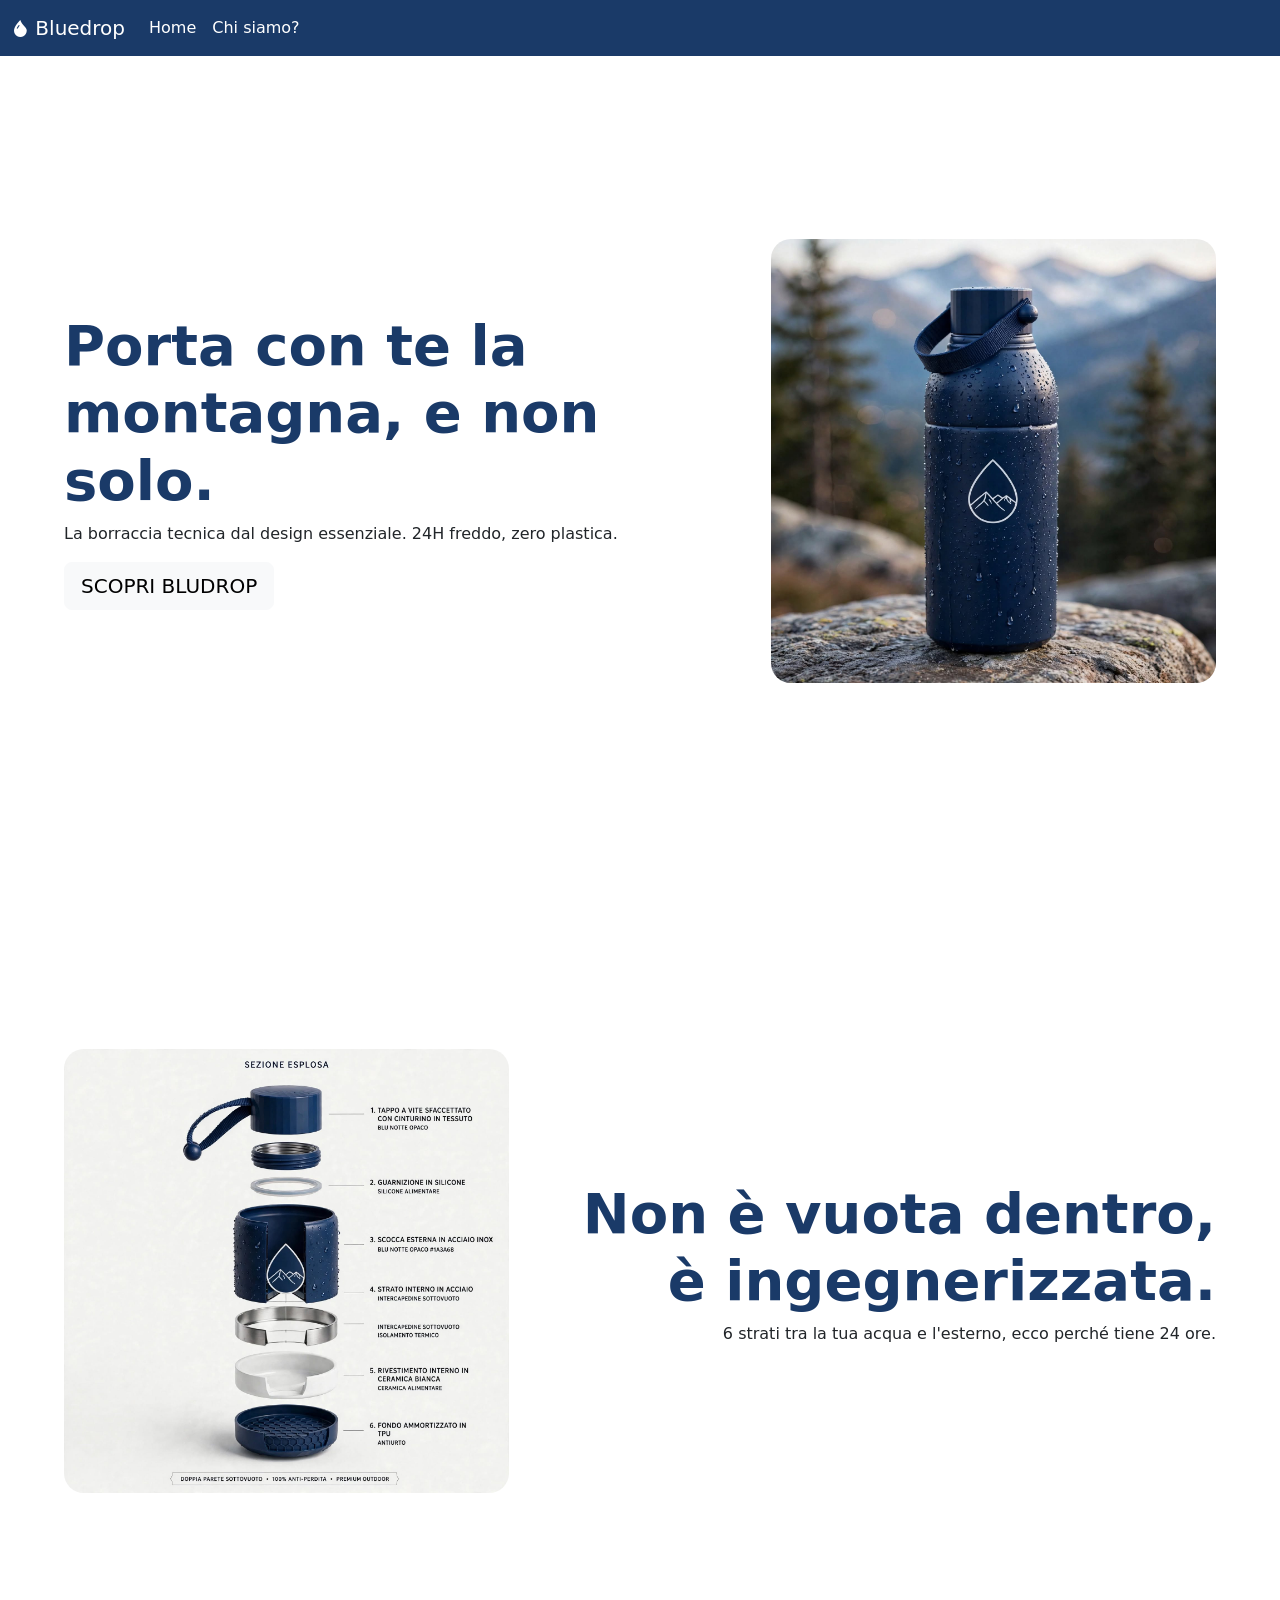
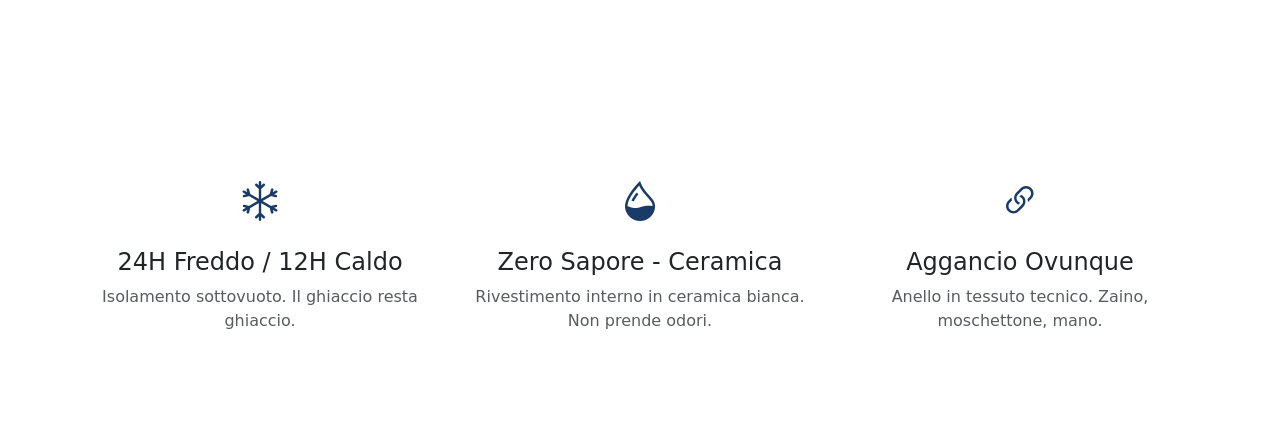
<file: index.html>
<!DOCTYPE html>
<html lang="en">

<head>
    <meta charset="UTF-8">
    <meta name="viewport" content="width=device-width, initial-scale=1.0">
    <!-- COLLEGAMENTO CSS ESTERNO -->
    <link href="https://cdn.jsdelivr.net/npm/bootstrap@5.3.8/dist/css/bootstrap.min.css" rel="stylesheet"
        integrity="sha384-sRIl4kxILFvY47J16cr9ZwB07vP4J8+LH7qKQnuqkuIAvNWLzeN8tE5YBujZqJLB" crossorigin="anonymous">
    <!-- COLLEGAMENTO ICONE BOOTSTRAP -->
    <link rel="stylesheet" href="https://cdn.jsdelivr.net/npm/bootstrap-icons@1.13.1/font/bootstrap-icons.min.css">
    <!-- COLLEGAMENTO INTERNO CSS -->
    <link rel="stylesheet" href="./css/style.css">

    <title>Bluedrop</title>
</head>

<body>
    <!-- NAVBAR -->
    <nav class="navbar navbar-expand-lg" data-bs-theme="dark">
        <div class="container-fluid">
            <a class="navbar-brand text-white"> <i class="bi bi-droplet-fill"></i> Bluedrop</a>
            <button class="navbar-toggler" type="button" data-bs-toggle="collapse" data-bs-target="#navbarNav"
                aria-controls="navbarNav" aria-expanded="false" aria-label="Toggle navigation">
                <span class="navbar-toggler-icon"></span>
            </button>
            <div class="collapse navbar-collapse" id="navbarNav">
                <ul class="navbar-nav">
                    <li class="nav-item">
                        <a class="nav-link active text-white" aria-current="page" href="index.html">Home</a>
                    </li>
                    <li class="nav-item ">
                        <a class="nav-link text-white" href="./pages/presentazioni.html">Chi siamo?</a>
                    </li>
                </ul>
            </div>
        </div>
    </nav>

    <!-- INTRO -->
    <div class="introduzione">
        <div class="intro-testo">
            <h1>Porta con te la montagna, e non solo.</h1>
            <p>La borraccia tecnica dal design essenziale. 24H freddo, zero plastica.</p>
            <a href="./pages/acquista.html" class="btn btn-light btn-lg">SCOPRI BLUDROP</a>
        </div>
        <div class="intro-immagine">
            <img src="./images/borraccia.jpg" alt="Borraccia Bludrop">
        </div>
    </div>

    <!-- SEZIONE  -->
    <div class="sezione">
        <div class="sezione-img">
            <img src="./images/sezione.jpg" alt="Borraccia sezionata">
        </div>
        <div class="sezione-testo">
            <h1>Non è vuota dentro, è ingegnerizzata.</h1>
            <p>6 strati tra la tua acqua e l'esterno, ecco perché tiene 24 ore.</p>
        </div>
    </div>

    <!-- FEATURES - 3 colonne -->
<div class="container my-5 py-5">
    <div class="row text-center g-4">
        <div class="col-md-4">
            <i class="bi bi-snow"></i>
            <h4 class="mt-3">24H Freddo / 12H Caldo</h4>
            <p class="text-muted">Isolamento sottovuoto. Il ghiaccio resta ghiaccio.</p>
        </div>
        <div class="col-md-4">
            <i class="bi bi-droplet-half"></i>
            <h4 class="mt-3">Zero Sapore - Ceramica</h4>
            <p class="text-muted">Rivestimento interno in ceramica bianca. Non prende odori.</p>
        </div>
        <div class="col-md-4">
            <i class="bi bi-link-45deg"></i>
            <h4 class="mt-3">Aggancio Ovunque</h4>
            <p class="text-muted">Anello in tessuto tecnico. Zaino, moschettone, mano.</p>
        </div>
    </div>
</div>

    <!-- COLLEGAMENTO JS ESTERNO -->
    <script src="https://cdn.jsdelivr.net/npm/bootstrap@5.3.8/dist/js/bootstrap.bundle.min.js"
        integrity="sha384-FKyoEForCGlyvwx9Hj09JcYn3nv7wiPVlz7YYwJrWVcXK/BmnVDxM+D2scQbITxI"
        crossorigin="anonymous"></script>
</body>

</html>
</file>
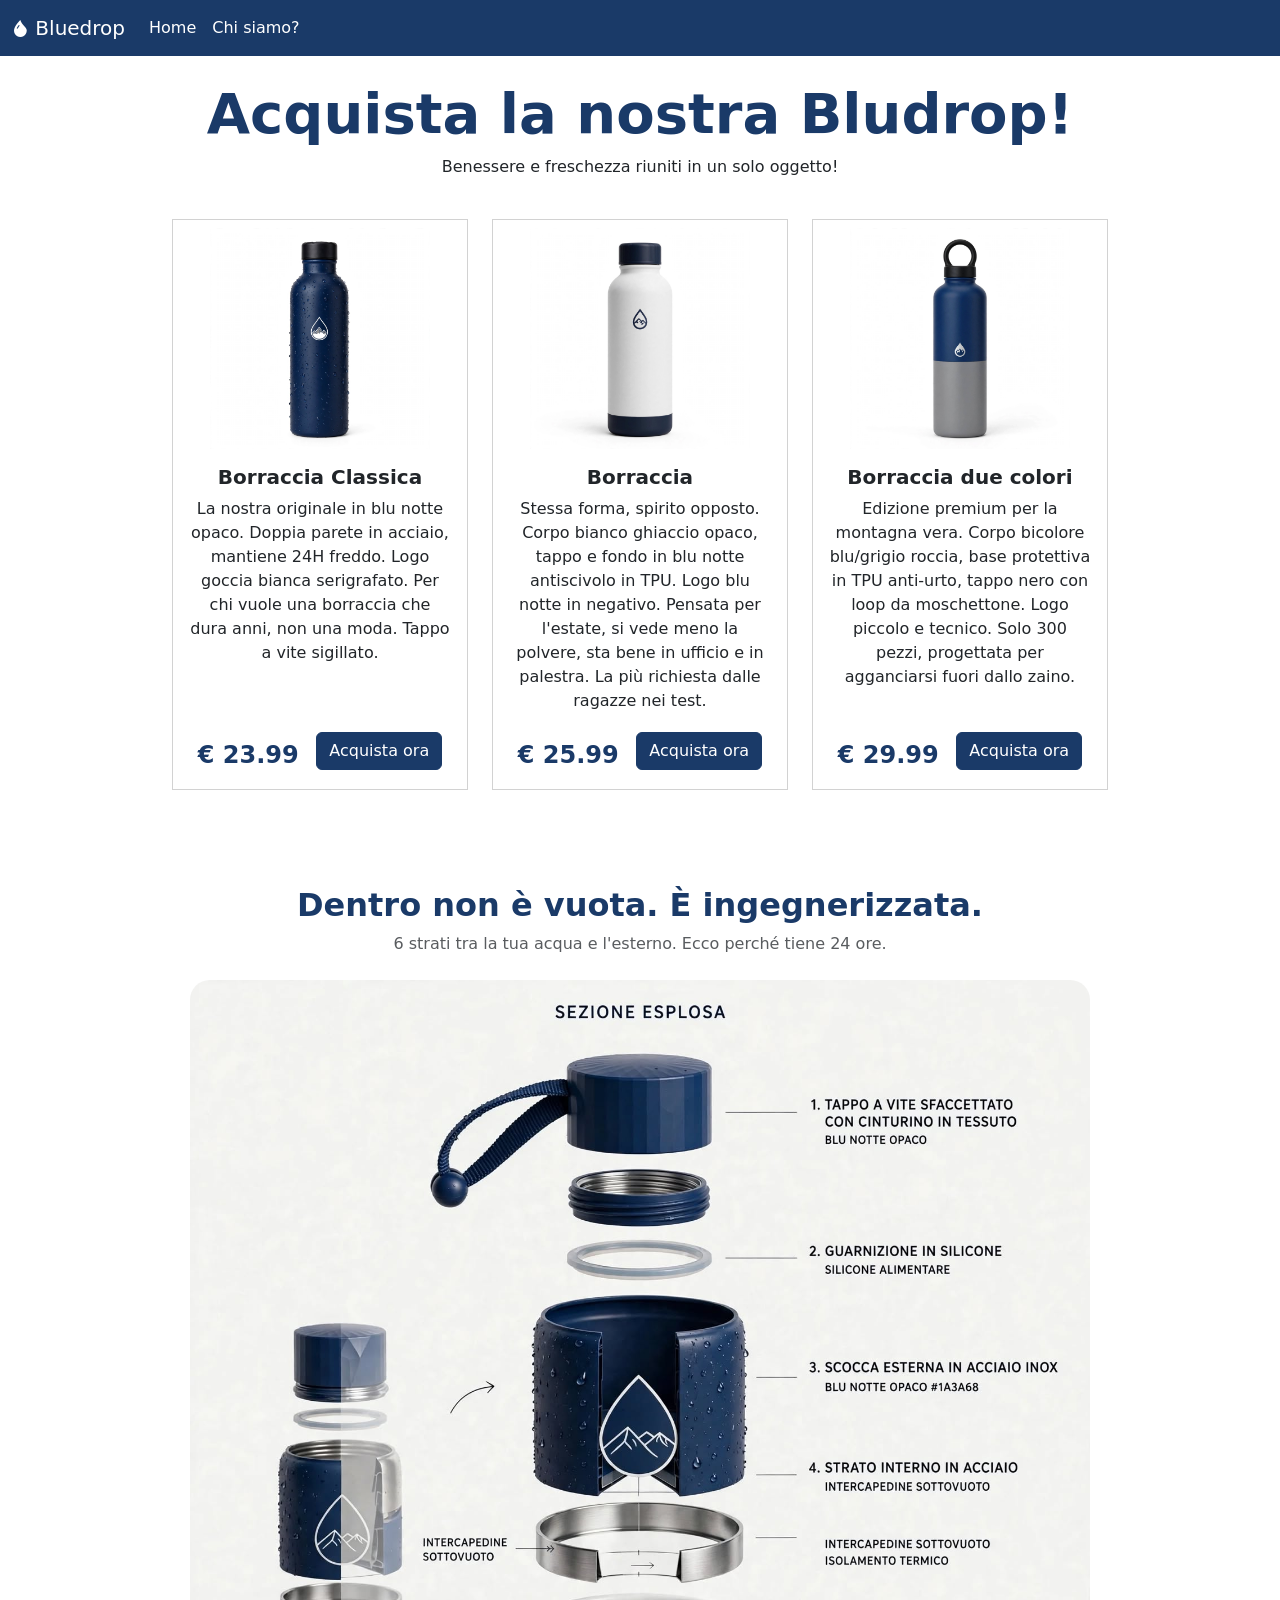
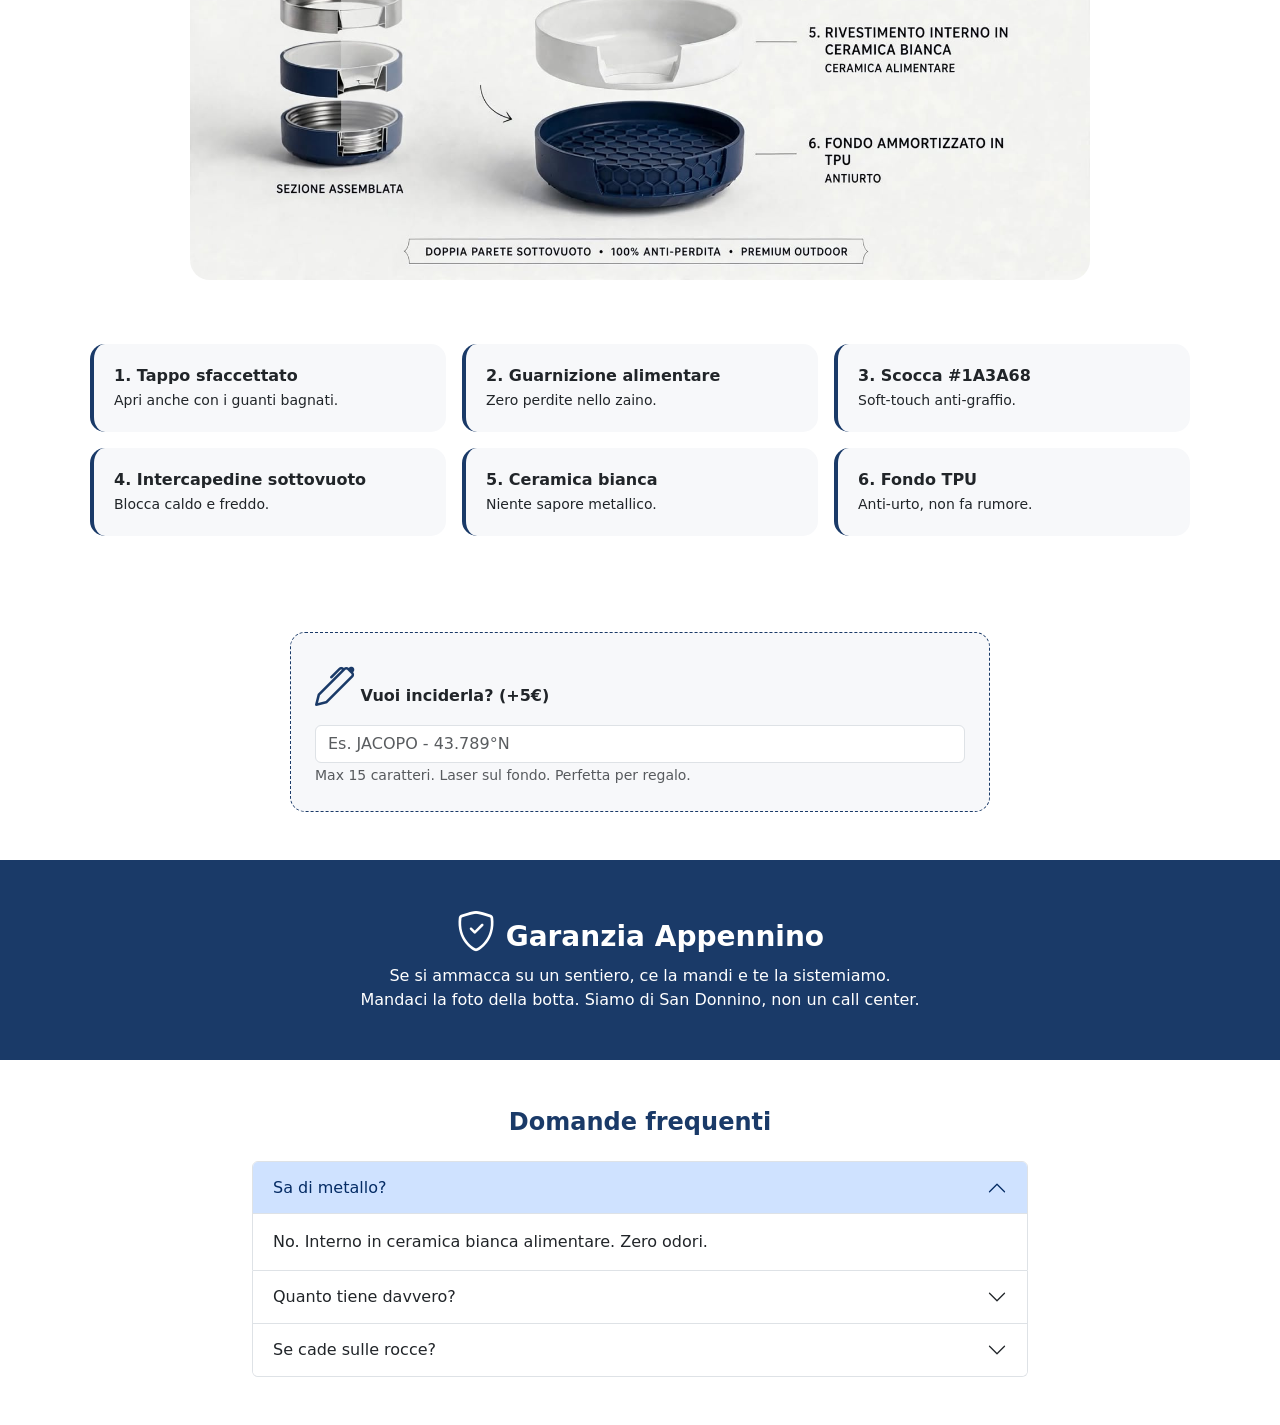
<file: pages/acquista.html>
<!DOCTYPE html>
<html lang="en">

<head>
    <meta charset="UTF-8">
    <meta name="viewport" content="width=device-width, initial-scale=1.0">
    <!-- COLLEGAMENTO CSS ESTERNO -->
    <link href="https://cdn.jsdelivr.net/npm/bootstrap@5.3.8/dist/css/bootstrap.min.css" rel="stylesheet"
        integrity="sha384-sRIl4kxILFvY47J16cr9ZwB07vP4J8+LH7qKQnuqkuIAvNWLzeN8tE5YBujZqJLB" crossorigin="anonymous">
    <!-- COLLEGAMENTO ICONE BOOTSTRAP -->
    <link rel="stylesheet" href="https://cdn.jsdelivr.net/npm/bootstrap-icons@1.13.1/font/bootstrap-icons.min.css">
    <!-- COLLEGAMENTO INTERNO CSS -->
    <link rel="stylesheet" href="../css/style.css">

    <title>Acquista Bludrop</title>
</head>

<body>
    <!-- NAVBAR -->
    <nav class="navbar navbar-expand-lg" data-bs-theme="dark">
        <div class="container-fluid">
            <a class="navbar-brand text-white"> <i class="bi bi-droplet-fill"></i> Bluedrop</a>
            <button class="navbar-toggler" type="button" data-bs-toggle="collapse" data-bs-target="#navbarNav"
                aria-controls="navbarNav" aria-expanded="false" aria-label="Toggle navigation">
                <span class="navbar-toggler-icon"></span>
            </button>
            <div class="collapse navbar-collapse" id="navbarNav">
                <ul class="navbar-nav">
                    <li class="nav-item">
                        <a class="nav-link active text-white" aria-current="page" href="../index.html">Home</a>
                    </li>
                    <li class="nav-item ">
                        <a class="nav-link text-white" href="./presentazioni.html">Chi siamo?</a>
                    </li>
                </ul>
            </div>
        </div>
    </nav>

    <!-- INIZIO ACQUISTA -->
    <div class="intro-acquisto text-center py-4">
        <h1>Acquista la nostra Bludrop!</h1>
        <p>Benessere e freschezza riuniti in un solo oggetto!</p>
    </div>

    <!-- CARD -->
    <div class="row g-4 w-75 mx-auto">

        <!-- Carta 1 -->
        <div class="col-lg-4 col-md-6 col-sm-12">
            <div class="card rounded-0 h-100">
                <img src="../images/classica.jpg" class="card-img-top w-75 mx-auto mt-2" alt="Borraccia Classica">
                <div class="card-body text-center">
                    <h5 class="card-title fw-bolder">Borraccia Classica</h5>
                    <p class="card-text">La nostra originale in blu notte opaco. Doppia parete in acciaio, mantiene 24H
                        freddo. Logo goccia bianca serigrafato. Per chi vuole una borraccia che dura anni, non una moda.
                        Tappo a vite sigillato.</p>
                    <div class="d-flex justify-content-around align-items-center">
                        <p class="fw-bold pt-2 text-start fs-4">€ 23.99</p>
                        <div class="button"><button type="button" class="btn btn-bludrop">Acquista ora</button></div>
                    </div>
                </div>
            </div>
        </div>

        <!-- Carta 2 -->
        <div class="col-lg-4 col-md-6 col-sm-12">
            <div class="card rounded-0 h-100">
                <img src="../images/chiara.jpg" class="card-img-top w-75 mx-auto mt-2" alt="Borraccia Chiara">
                <div class="card-body text-center">
                    <h5 class="card-title fw-bolder">Borraccia</h5>
                    <p class="card-text">Stessa forma, spirito opposto. Corpo bianco ghiaccio opaco, tappo e fondo in
                        blu notte antiscivolo in TPU. Logo blu notte in negativo. Pensata per l'estate, si vede meno la
                        polvere, sta bene in ufficio e in palestra. La più richiesta dalle ragazze nei test.</p>
                    <div class="d-flex justify-content-around align-items-center">
                        <p class="fw-bold pt-2 text-start fs-4">€ 25.99</p>
                        <div class="button"><button type="button" class="btn btn-bludrop">Acquista ora</button></div>
                    </div>
                </div>
            </div>
        </div>

        <!-- Carta 3 -->
        <div class="col-lg-4 col-md-6 col-sm-12">
            <div class="card rounded-0 h-100">
                <img src="../images/Two-Tone Limited.jpg" class="card-img-top w-75 mx-auto mt-2"
                    alt="Borraccia due colori limitata">
                <div class="card-body text-center">
                    <h5 class="card-title fw-bolder">Borraccia due colori</h5>
                    <p class="card-text">Edizione premium per la montagna vera. Corpo bicolore blu/grigio roccia, base
                        protettiva in TPU anti-urto, tappo nero con loop da moschettone. Logo piccolo e tecnico. Solo
                        300 pezzi, progettata per agganciarsi fuori dallo zaino.</p>
                    <div class="d-flex justify-content-around align-items-center">
                        <p class="fw-bold pt-2 text-start fs-4">€ 29.99</p>
                        <div class="button"><button type="button" class="btn btn-bludrop">Acquista ora</button></div>
                    </div>
                </div>
            </div>
        </div>
    </div>

    <!-- DA INCOLLARE DOPO LE TUE 3 CARD -->

    <!-- ESPLOSO COMPLETO - qui ci va quella con la mini-sezione a sinistra -->
    <div class="container my-5 py-5">
        <h2 class="text-center" style="color:#1A3A68; font-weight:800;">Dentro non è vuota. È ingegnerizzata.</h2>
        <p class="text-center text-muted mb-4">6 strati tra la tua acqua e l'esterno. Ecco perché tiene 24 ore.</p>
        <img src="../images/sezione completa.jpg" class="img-fluid w-100"
            style="border-radius:20px; max-width:900px; display:block; margin:auto;"
            alt="Sezione esplosa completa Bludrop">

        <div class="row g-3 mt-5 w-100 mx-auto">
            <div class="col-md-4">
                <div class="spec-box"><strong>1. Tappo sfaccettato</strong><br><small>Apri anche con i guanti
                        bagnati.</small></div>
            </div>
            <div class="col-md-4">
                <div class="spec-box"><strong>2. Guarnizione alimentare</strong><br><small>Zero perdite nello
                        zaino.</small></div>
            </div>
            <div class="col-md-4">
                <div class="spec-box"><strong>3. Scocca #1A3A68</strong><br><small>Soft-touch anti-graffio.</small>
                </div>
            </div>
            <div class="col-md-4">
                <div class="spec-box"><strong>4. Intercapedine sottovuoto</strong><br><small>Blocca caldo e
                        freddo.</small></div>
            </div>
            <div class="col-md-4">
                <div class="spec-box"><strong>5. Ceramica bianca</strong><br><small>Niente sapore metallico.</small>
                </div>
            </div>
            <div class="col-md-4">
                <div class="spec-box"><strong>6. Fondo TPU</strong><br><small>Anti-urto, non fa rumore.</small></div>
            </div>
        </div>
    </div>

    <!-- PERSONALIZZAZIONE -->
    <div class="container my-4">
        <div class="personalizza-box p-4 mx-auto"
            style="max-width:700px; background:#f7f8fa; border-radius:15px; border:1px dashed #1A3A68;">
            <label class="fw-bold"><i class="bi bi-pen"></i> Vuoi inciderla? (+5€)</label>
            <input type="text" class="form-control mt-2" placeholder="Es. JACOPO - 43.789°N">
            <small class="text-muted">Max 15 caratteri. Laser sul fondo. Perfetta per regalo.</small>
        </div>
    </div>

    <!-- GARANZIA APPENNINO -->
    <div class="garanzia-box text-center my-5 py-5" style="background:#1A3A68; color:white;">
        <h3 class="text-white"><i class="bi bi-shield-check"></i> Garanzia Appennino</h3>
        <p class="mt-2 px-3" style="max-width:600px; margin:auto;">Se si ammacca su un sentiero, ce la mandi e te la
            sistemiamo. Mandaci la foto della botta. Siamo di San Donnino, non un call center.</p>
    </div>

    <!-- FAQ -->
    <div class="container my-5" style="max-width:800px;">
        <h4 class="text-center mb-4" style="color:#1A3A68; font-weight:700;">Domande frequenti</h4>
        <div class="accordion" id="faq">
            <div class="accordion-item">
                <h2 class="accordion-header"><button class="accordion-button" type="button" data-bs-toggle="collapse"
                        data-bs-target="#f1">Sa di metallo?</button></h2>
                <div id="f1" class="accordion-collapse collapse show" data-bs-parent="#faq">
                    <div class="accordion-body">No. Interno in ceramica bianca alimentare. Zero odori.</div>
                </div>
            </div>
            <div class="accordion-item">
                <h2 class="accordion-header"><button class="accordion-button collapsed" type="button"
                        data-bs-toggle="collapse" data-bs-target="#f2">Quanto tiene davvero?</button></h2>
                <div id="f2" class="accordion-collapse collapse" data-bs-parent="#faq">
                    <div class="accordion-body">Testata sul Secchieta: 24H freddo con ghiaccio, 12H caldo. Termometro
                        alla mano.</div>
                </div>
            </div>
            <div class="accordion-item">
                <h2 class="accordion-header"><button class="accordion-button collapsed" type="button"
                        data-bs-toggle="collapse" data-bs-target="#f3">Se cade sulle rocce?</button></h2>
                <div id="f3" class="accordion-collapse collapse" data-bs-parent="#faq">
                    <div class="accordion-body">Fondo in TPU ammortizzato. Rimbalza e non fa rumore.</div>
                </div>
            </div>
        </div>
    </div>


    <!-- COLLEGAMENTO JS ESTERNO -->
    <script src="https://cdn.jsdelivr.net/npm/bootstrap@5.3.8/dist/js/bootstrap.bundle.min.js"
        integrity="sha384-FKyoEForCGlyvwx9Hj09JcYn3nv7wiPVlz7YYwJrWVcXK/BmnVDxM+D2scQbITxI"
        crossorigin="anonymous"></script>
</body>

</html>
</file>
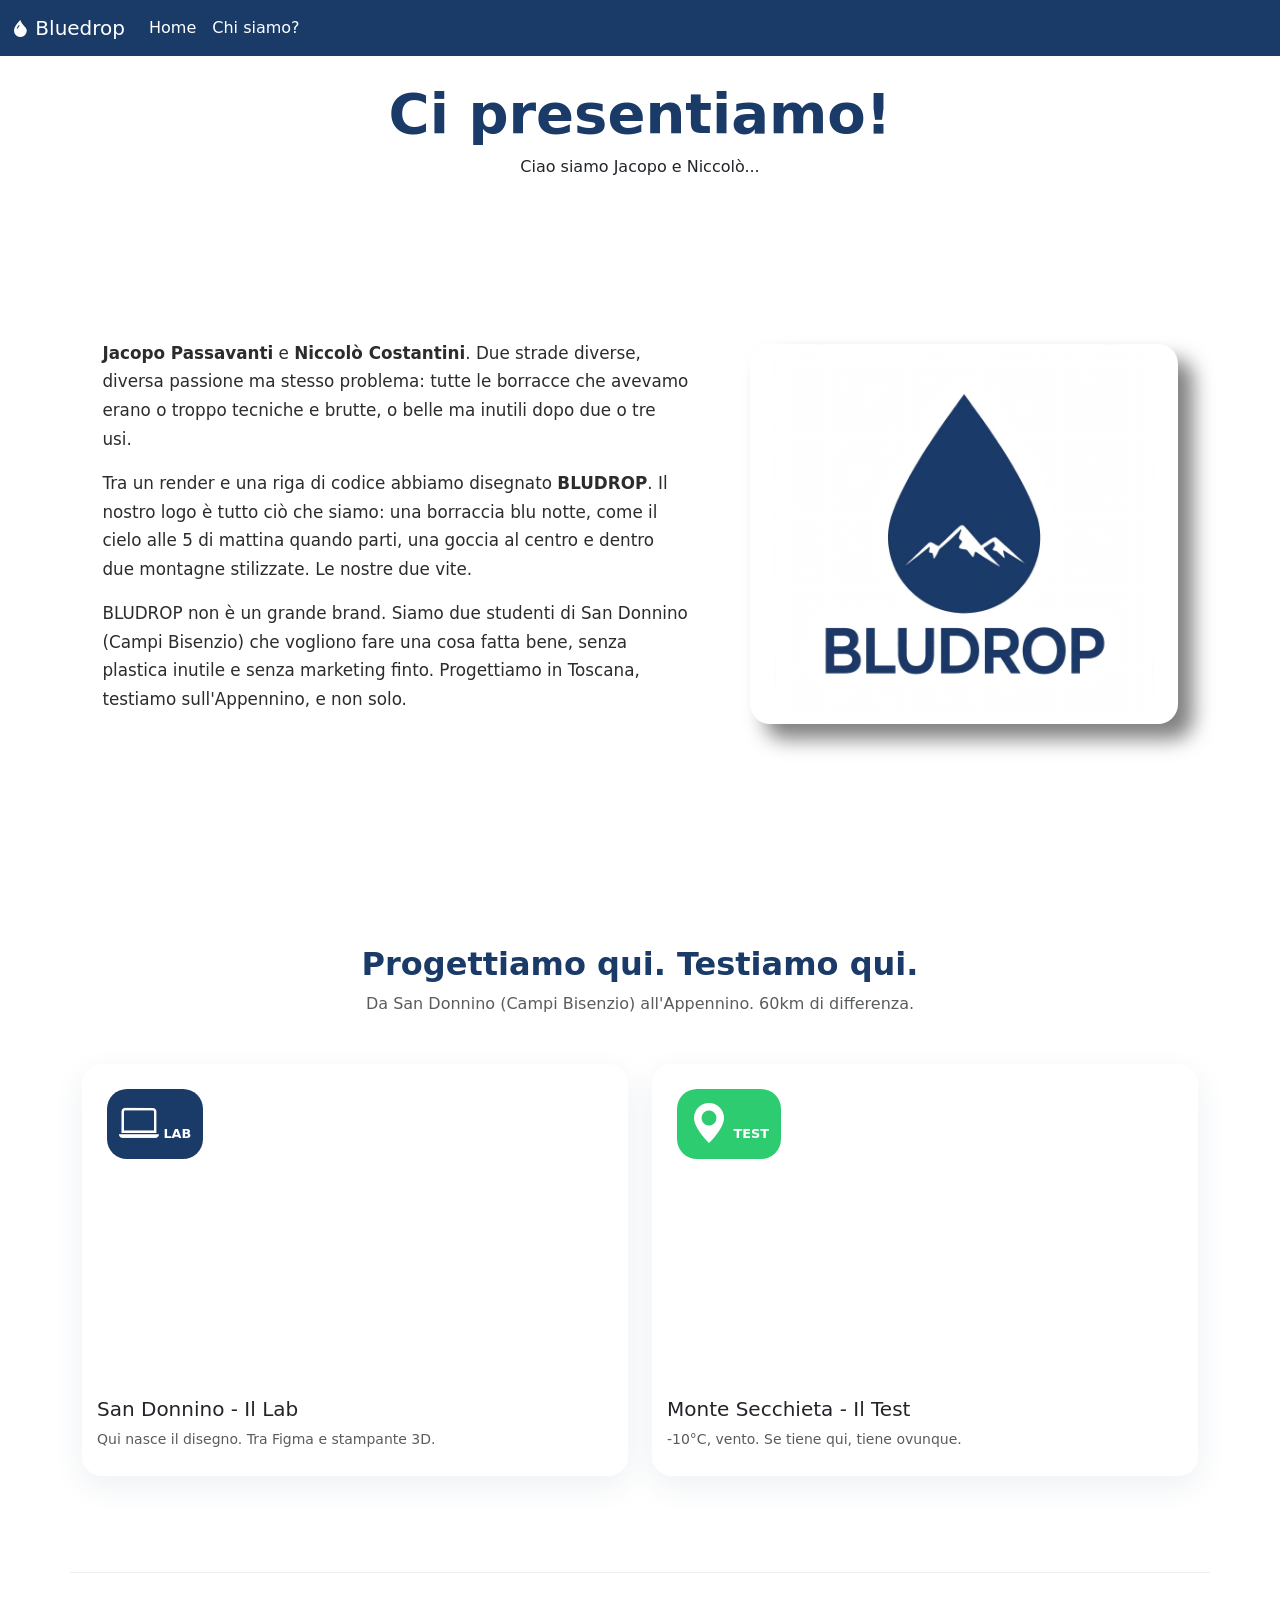
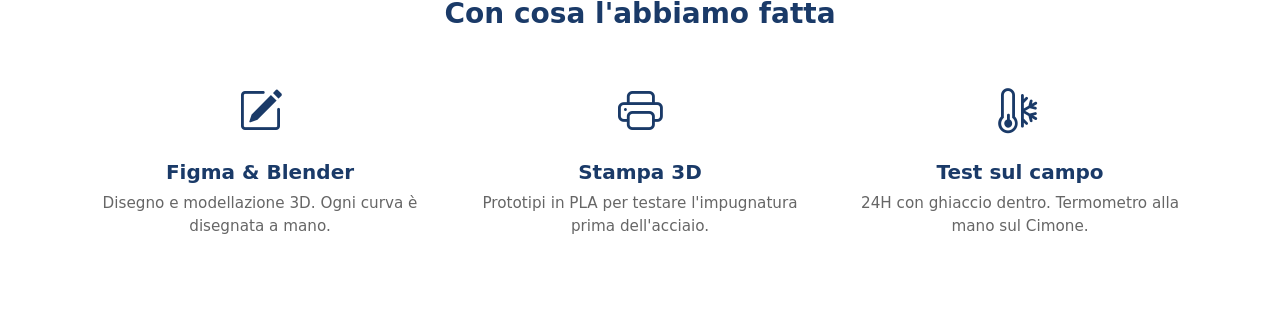
<file: pages/presentazioni.html>
<!DOCTYPE html>
<html lang="en">

<head>
    <meta charset="UTF-8">
    <meta name="viewport" content="width=device-width, initial-scale=1.0">
    <!-- COLLEGAMENTO CSS ESTERNO -->
    <link href="https://cdn.jsdelivr.net/npm/bootstrap@5.3.8/dist/css/bootstrap.min.css" rel="stylesheet"
        integrity="sha384-sRIl4kxILFvY47J16cr9ZwB07vP4J8+LH7qKQnuqkuIAvNWLzeN8tE5YBujZqJLB" crossorigin="anonymous">
    <!-- COLLEGAMENTO ICONE BOOTSTRAP -->
    <link rel="stylesheet" href="https://cdn.jsdelivr.net/npm/bootstrap-icons@1.13.1/font/bootstrap-icons.min.css">
    <!-- COLLEGAMENTO INTERNO CSS -->
    <link rel="stylesheet" href="../css/style.css">

    <title>Chi siamo?</title>
</head>

<body>
    <!-- NAVBAR -->
    <nav class="navbar navbar-expand-lg" data-bs-theme="dark">
        <div class="container-fluid">
            <a class="navbar-brand text-white"> <i class="bi bi-droplet-fill"></i> Bluedrop</a>
            <button class="navbar-toggler" type="button" data-bs-toggle="collapse" data-bs-target="#navbarNav"
                aria-controls="navbarNav" aria-expanded="false" aria-label="Toggle navigation">
                <span class="navbar-toggler-icon"></span>
            </button>
            <div class="collapse navbar-collapse" id="navbarNav">
                <ul class="navbar-nav">
                    <li class="nav-item">
                        <a class="nav-link active text-white" aria-current="page" href="../index.html">Home</a>
                    </li>
                    <li class="nav-item ">
                        <a class="nav-link text-white" href="./presentazioni.html">Chi siamo?</a>
                    </li>
                </ul>
            </div>
        </div>
    </nav>

    <!-- INIZIO PRESENTAZIONI -->
    <div class="intro-acquisto text-center py-4">
        <h1>Ci presentiamo!</h1>
        <p>Ciao siamo Jacopo e Niccolò...</p>
    </div>

    <div class="pres">
        <div class="presentazione">
            <p>
                <strong>Jacopo Passavanti</strong> e <strong>Niccolò Costantini</strong>.
                Due strade diverse, diversa passione ma stesso problema:
                tutte le borracce che avevamo erano o troppo tecniche e brutte,
                o belle ma inutili dopo due o tre usi.
            </p>
            <p>
                Tra un render e una riga di codice abbiamo disegnato
                <strong>BLUDROP</strong>. Il nostro logo è tutto ciò che siamo:
                una borraccia blu notte, come il cielo alle 5 di mattina quando parti,
                una goccia al centro e dentro due montagne stilizzate. Le nostre due vite.
            </p>
            <p>
                BLUDROP non è un grande brand. Siamo due studenti di San Donnino (Campi Bisenzio)
                che vogliono fare una cosa fatta bene, senza plastica inutile e senza
                marketing finto. Progettiamo in Toscana, testiamo sull'Appennino, e non solo.
            </p>
        </div>
        <div class="logo">
            <img src="../images/logo.jpg" alt="Logo BLUDROP">
        </div>
    </div>

    <!-- MAPPA - Progettiamo qui -> Testiamo qui -->
    <div class="mappa-lab container my-5 py-5">
        <h2 class="text-center mb-2" style="color:#1A3A68; font-weight:800;">Progettiamo qui. Testiamo qui.</h2>
        <p class="text-center text-muted mb-5">Da San Donnino (Campi Bisenzio) all'Appennino. 60km di differenza.</p>

        <div class="row g-4">
            <div class="col-md-6">
                <div class="map-card">
                    <div class="map-label"><i class="bi bi-laptop"></i> LAB</div>
                    <iframe
                        src="https://www.google.com/maps/embed?pb=!1m18!1m12!1m3!1d2878.9!2d11.122!3d43.789!2m3!1f0!2f0!3f0!3m2!1i1024!2i768!4f13.1!3m3!1m2!1s0x132a5983b8c3c3c3%3A0x1!2sSan%20Donnino%2C%20Campi%20Bisenzio%20FI!5e0!3m2!1sit!2sit!4v123"
                        width="100%" height="300" style="border:0; border-radius: 15px;" allowfullscreen=""
                        loading="lazy" referrerpolicy="no-referrer-when-downgrade">
                    </iframe>
                    <h5 class="mt-3">San Donnino - Il Lab</h5>
                    <p class="text-muted small">Qui nasce il disegno. Tra Figma e stampante 3D.</p>
                </div>
            </div>
            <div class="col-md-6">
                <div class="map-card">
                    <div class="map-label lab-test"><i class="bi bi-geo-alt-fill"></i> TEST</div>
                    <iframe
                        src="https://www.google.com/maps/embed?pb=!1m18!1m12!1m3!1d2870.5!2d11.48!3d43.84!2m3!1f0!2f0!3f0!3m2!1i1024!2i768!4f13.1!3m3!1m2!1s0x132a44a5a5a5a5a%3A0x1!2sMonte%20Secchieta!5e0!3m2!1sit!2sit!4v123"
                        width="100%" height="300" style="border:0; border-radius: 15px;" allowfullscreen=""
                        loading="lazy">
                    </iframe>
                    <h5 class="mt-3">Monte Secchieta - Il Test</h5>
                    <p class="text-muted small">-10°C, vento. Se tiene qui, tiene ovunque.</p>
                </div>
            </div>
        </div>
    </div>

    <!-- STACK - Con cosa l'abbiamo fatta -->
    <div class="stack-lab container my-5 py-4">
        <h3 class="text-center mb-5">Con cosa l'abbiamo fatta</h3>
        <div class="row text-center g-4">
            <div class="col-md-4">
                <div class="stack-item">
                    <i class="bi bi-pencil-square"></i>
                    <h5>Figma & Blender</h5>
                    <p>Disegno e modellazione 3D. Ogni curva è disegnata a mano.</p>
                </div>
            </div>
            <div class="col-md-4">
                <div class="stack-item">
                    <i class="bi bi-printer"></i>
                    <h5>Stampa 3D</h5>
                    <p>Prototipi in PLA per testare l'impugnatura prima dell'acciaio.</p>
                </div>
            </div>
            <div class="col-md-4">
                <div class="stack-item">
                    <i class="bi bi-thermometer-snow"></i>
                    <h5>Test sul campo</h5>
                    <p>24H con ghiaccio dentro. Termometro alla mano sul Cimone.</p>
                </div>
            </div>
        </div>
    </div>

    <!-- COLLEGAMENTO JS ESTERNO -->
    <script src="https://cdn.jsdelivr.net/npm/bootstrap@5.3.8/dist/js/bootstrap.bundle.min.js"
        integrity="sha384-FKyoEForCGlyvwx9Hj09JcYn3nv7wiPVlz7YYwJrWVcXK/BmnVDxM+D2scQbITxI"
        crossorigin="anonymous"></script>
</body>

</html>
</file>
<file: css/style.css>
.navbar i {
    color: #FFFFFF;
    font-size: 17px;
}

.bi {
    color: #1A3A68;
    font-size: 2.5rem;
}

.map-label i {
    color: white;
}

.navbar {
    background-color: #1A3A68 !important;
    position: fixed;
    top: 0;
    width: 100%;
    z-index: 9999;
}

body {
    padding-top: 56px;
}

h1 {
    font-size: 3.5rem;
    font-weight: 800;
    color: #1A3A68;
}

h3 {
    font-weight: 700;
    color: #1A3A68;
}

.introduzione {
    display: flex;
    align-items: center;
    justify-content: space-between;
    min-height: 90vh;
    padding: 50px 5%;
    gap: 40px;
}

.intro-testo {
    width: 60%;
}

.intro-immagine {
    width: 40%;
}

.intro-immagine img {
    width: 100%;
    height: auto;
    border-radius: 20px;
}

.sezione {
    display: flex;
    align-items: center;
    justify-content: space-between;
    min-height: 90vh;
    padding: 50px 5%;
    gap: 40px;
}

.sezione-img {
    width: 40%;
}

.sezione-img img {
    width: 100%;
    height: auto;
    border-radius: 20px;
}

.sezione-testo {
    width: 60%;
    text-align: right;
    display: flex;
    flex-direction: column;
    align-items: flex-end;
}

.card-body {
    display: flex;
    flex-direction: column;
}

.card-body .d-flex {
    margin-top: auto;
    align-items: center;
}

.card-body .d-flex p {
    margin: 0;
}

.d-flex p {
    color: #1A3A68;
}

.btn-bludrop {
    background-color: #1A3A68;
    border-color: #1A3A68;
    color: white;
}

.btn-bludrop:hover {
    background-color: #122a4d;
    border-color: #122a4d;
    color: white;
}

.pres {
    display: flex;
    align-items: center;
    justify-content: space-between;
    min-height: 70vh;
    padding: 40px 8%;
    gap: 60px;
    max-width: 1300px;
    margin: 0 auto;
}

.presentazione {
    width: 55%;
    font-size: 1.05rem;
    line-height: 1.7;
    color: #2c2c2c;
    padding: 0;
}

.logo {
    width: 40%;
    display: flex;
    justify-content: center;
    border-radius: 20px;
    box-shadow: 15px 15px 20px rgba(0, 0, 0, 0.5);
}

.logo img {
    width: 100%;
    max-width: 380px;
    height: auto;
    border-radius: 20px;
}


.map-card {
    background: white;
    border-radius: 20px;
    padding: 10px 15px;
    box-shadow: 0 10px 30px rgba(26, 58, 104, 0.08);
    position: relative;
}

.map-label {
    position: absolute;
    top: 25px;
    left: 25px;
    background: #1A3A68;
    color: white;
    padding: 5px 12px;
    border-radius: 20px;
    font-size: 0.8rem;
    font-weight: 700;
    z-index: 2;
}

.map-label.lab-test {
    background: #2ecc71;
}

.stack-lab {
    border-top: 1px solid #eee;
}

.stack-item i {
    font-size: 2.8rem;
    color: #1A3A68;
    display: block;
    margin-bottom: 15px;
}

.stack-item h5 {
    font-weight: 700;
    color: #1A3A68;
}

.stack-item p {
    color: #666;
    font-size: 0.95rem;
}

.spec-box {
    background: #f7f8fa;
    padding: 20px;
    border-radius: 15px;
    height: 100%;
    border-left: 4px solid #1A3A68;
}

.personalizza-box {
    border: 1px dashed #1A3A68;
}

.garanzia-box {
    border-radius: 0;
}

.garanzia-box i {
    color: white;
}

/* MOBILE */
@media (max-width: 992px) {
    .introduzione {
        flex-direction: column;
        text-align: center;
    }

    .intro-testo,
    .intro-immagine {
        width: 100%;
    }

    .sezione {
        flex-direction: column-reverse;
        text-align: center;
    }

    .sezione-img,
    .sezione-testo {
        width: 100%;
        text-align: center;
        align-items: center;
    }

    .intro-acquisto {
        padding: 30px 5% !important;
    }

    .intro-acquisto h1 {
        font-size: 2.2rem;
    }

    .pres {
        flex-direction: column-reverse;
        min-height: auto;
        padding: 20px 6%;
        gap: 30px;
        text-align: left;
    }

    .presentazione {
        width: 100%;
        padding: 0;
        font-size: 0.98rem;
        line-height: 1.6;
    }

    .logo {
        width: 100%;
        justify-content: center;
    }

    .logo img {
        max-width: 280px;
        width: 70%;
    }
}
</file>
